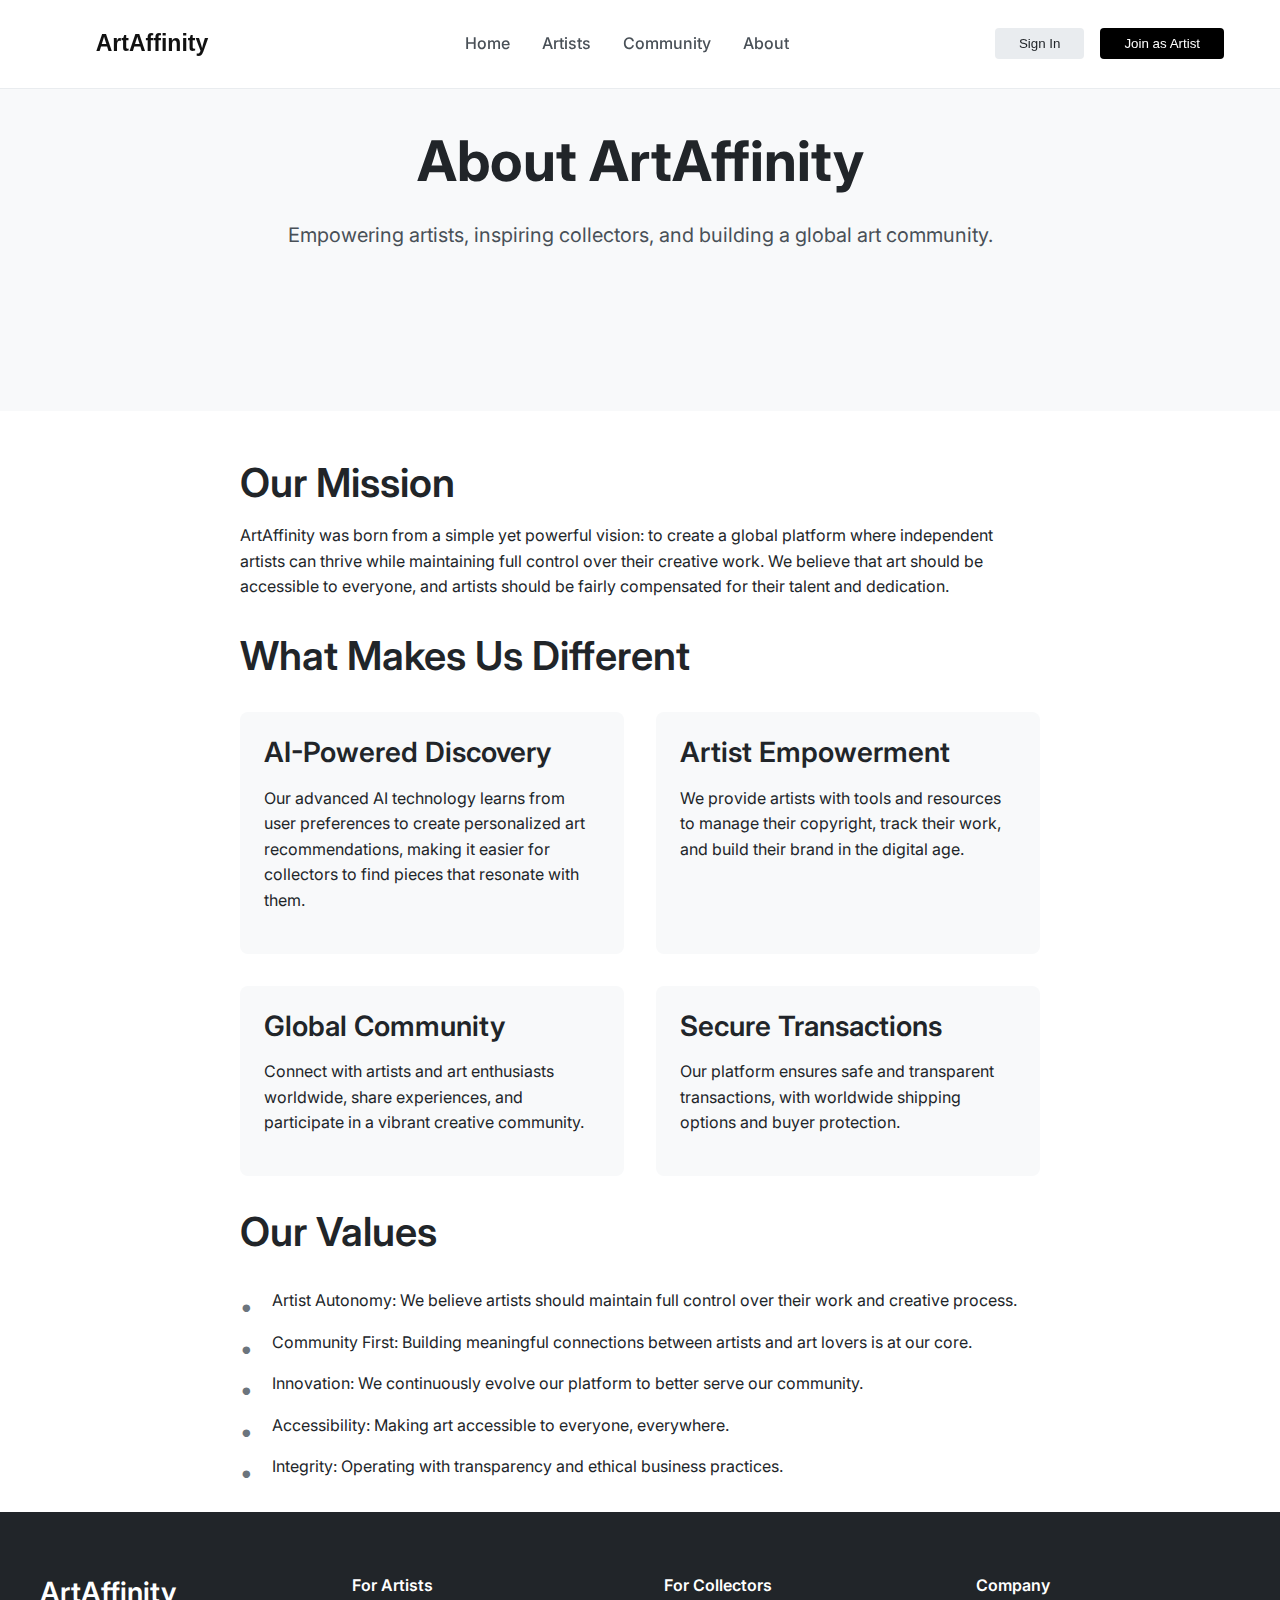
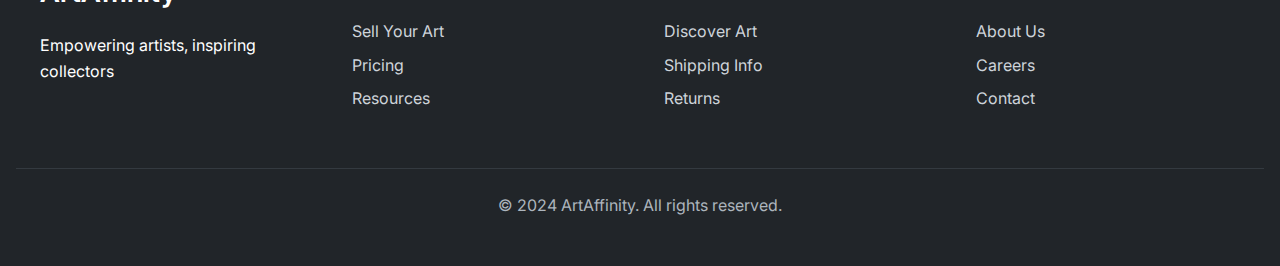
<file: about.html>
<!DOCTYPE html>
<html lang="en">
<head>
    <meta charset="UTF-8">
    <meta name="viewport" content="width=device-width, initial-scale=1.0">
    <meta name="description" content="Learn about ArtAffinity - A global marketplace and community platform for independent artists.">
    <title>About | ArtAffinity</title>
    <link rel="stylesheet" href="css/styles.css">
    <link rel="stylesheet" href="https://fonts.googleapis.com/css2?family=Inter:wght@300;400;500;600;700&display=swap">
</head>
<body>
    <header class="main-header">
        <nav class="nav-container">
            <div class="product-name">
                <img
                  src="ArtAffinity-logo.svg"
                  alt="ArtAffinity Logo SVG"
                  style="height: 48px; background: none; margin-left: 0; margin-right: 12px;"
                />
              </div>
            
            <div class="nav-links">
                <a href="index.html">Home</a>
                <a href="artists.html">Artists</a>
                <a href="community.html">Community</a>
                <a href="about.html">About</a>
            </div>
            <div class="nav-actions">
                <button class="btn-secondary">Sign In</button>
                <button class="btn-primary">Join as Artist</button>
            </div>
        </nav>
    </header>

    <main>
        <section class="hero">
            <div class="hero-content">
                <h1>About ArtAffinity</h1>
                <p>Empowering artists, inspiring collectors, and building a global art community.</p>
            </div>
        </section>

        <section class="container mt-5">
            <div class="about-content">
                <h2>Our Mission</h2>
                <p>ArtAffinity was born from a simple yet powerful vision: to create a global platform where independent artists can thrive while maintaining full control over their creative work. We believe that art should be accessible to everyone, and artists should be fairly compensated for their talent and dedication.</p>

                <h2 class="mt-4">What Makes Us Different</h2>
                <div class="features-grid">
                    <div class="feature-card">
                        <h3>AI-Powered Discovery</h3>
                        <p>Our advanced AI technology learns from user preferences to create personalized art recommendations, making it easier for collectors to find pieces that resonate with them.</p>
                    </div>
                    <div class="feature-card">
                        <h3>Artist Empowerment</h3>
                        <p>We provide artists with tools and resources to manage their copyright, track their work, and build their brand in the digital age.</p>
                    </div>
                    <div class="feature-card">
                        <h3>Global Community</h3>
                        <p>Connect with artists and art enthusiasts worldwide, share experiences, and participate in a vibrant creative community.</p>
                    </div>
                    <div class="feature-card">
                        <h3>Secure Transactions</h3>
                        <p>Our platform ensures safe and transparent transactions, with worldwide shipping options and buyer protection.</p>
                    </div>
                </div>

                <h2 class="mt-4">Our Values</h2>
                <ul class="values-list">
                    <li>Artist Autonomy: We believe artists should maintain full control over their work and creative process.</li>
                    <li>Community First: Building meaningful connections between artists and art lovers is at our core.</li>
                    <li>Innovation: We continuously evolve our platform to better serve our community.</li>
                    <li>Accessibility: Making art accessible to everyone, everywhere.</li>
                    <li>Integrity: Operating with transparency and ethical business practices.</li>
                </ul>
            </div>
        </section>
    </main>

    <footer class="main-footer">
        <div class="footer-content">
            <div class="footer-section">
                <h3>ArtAffinity</h3>
                <p>Empowering artists, inspiring collectors</p>
            </div>
            <div class="footer-section">
                <h4>For Artists</h4>
                <ul>
                    <li><a href="#sell">Sell Your Art</a></li>
                    <li><a href="#pricing">Pricing</a></li>
                    <li><a href="#resources">Resources</a></li>
                </ul>
            </div>
            <div class="footer-section">
                <h4>For Collectors</h4>
                <ul>
                    <li><a href="#discover">Discover Art</a></li>
                    <li><a href="#shipping">Shipping Info</a></li>
                    <li><a href="#returns">Returns</a></li>
                </ul>
            </div>
            <div class="footer-section">
                <h4>Company</h4>
                <ul>
                    <li><a href="about.html">About Us</a></li>
                    <li><a href="#careers">Careers</a></li>
                    <li><a href="contact.html">Contact</a></li>
                </ul>
            </div>
        </div>
        <div class="footer-bottom">
            <p>&copy; 2024 ArtAffinity. All rights reserved.</p>
        </div>
    </footer>

    <script src="js/main.js"></script>
</body>
</html>
</file>
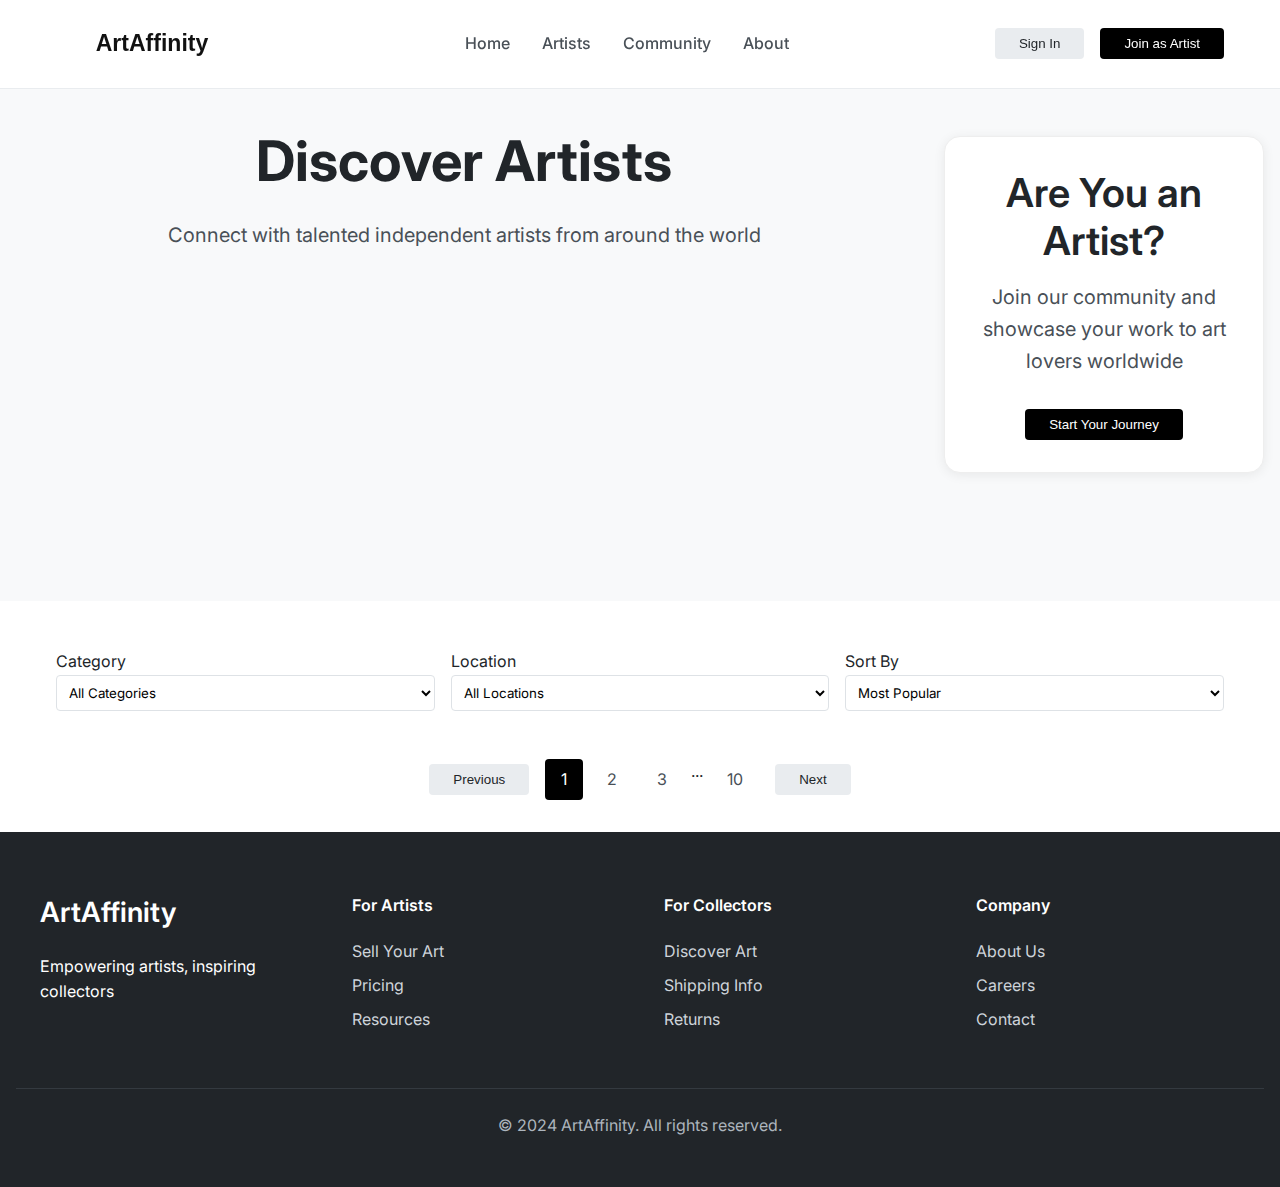
<file: artists.html>
<!DOCTYPE html>
<html lang="en">
<head>
    <meta charset="UTF-8">
    <meta name="viewport" content="width=device-width, initial-scale=1.0">
    <meta name="description" content="Discover talented artists on ArtAffinity - Browse and connect with independent artists from around the world.">
    <title>Artists | ArtAffinity</title>
    <link rel="stylesheet" href="css/styles.css">
    <link rel="stylesheet" href="https://fonts.googleapis.com/css2?family=Inter:wght@300;400;500;600;700&display=swap">
</head>
<body>
    <header class="main-header">
        <nav class="nav-container">
            <div class="product-name">
                <img
                  src="ArtAffinity-logo.svg"
                  alt="ArtAffinity Logo SVG"
                  style="height: 48px; background: none; margin-left: 0; margin-right: 12px;"
                />
              </div>
            
            <div class="nav-links">
                <a href="index.html">Home</a>
                <a href="artists.html">Artists</a>
                <a href="community.html">Community</a>
                <a href="about.html">About</a>
            </div>
            <div class="nav-actions">
                <button class="btn-secondary">Sign In</button>
                <button class="btn-primary">Join as Artist</button>
            </div>
        </nav>
    </header>

    <main>
        <section class="hero">
            <div class="hero-header-row">
                <div class="hero-content">
                    <h1>Discover Artists</h1>
                    <p>Connect with talented independent artists from around the world</p>
                </div>
                <section class="cta-section card-cta">
                    <h2>Are You an Artist?</h2>
                    <p>Join our community and showcase your work to art lovers worldwide</p>
                    <button class="btn-primary">Start Your Journey</button>
                </section>
            </div>
        </section>

        <section class="container mt-5">
            <div class="artists-filters">
                <div class="filter-group">
                    <label for="category">Category</label>
                    <select id="category" class="filter-select">
                        <option value="">All Categories</option>
                        <option value="painting">Painting</option>
                        <option value="photography">Photography</option>
                        <option value="digital">Digital Art</option>
                        <option value="sculpture">Sculpture</option>
                    </select>
                </div>
                <div class="filter-group">
                    <label for="location">Location</label>
                    <select id="location" class="filter-select">
                        <option value="">All Locations</option>
                        <option value="north-america">North America</option>
                        <option value="europe">Europe</option>
                        <option value="asia">Asia</option>
                        <option value="australia">Australia</option>
                    </select>
                </div>
                <div class="filter-group">
                    <label for="sort">Sort By</label>
                    <select id="sort" class="filter-select">
                        <option value="popular">Most Popular</option>
                        <option value="recent">Recently Added</option>
                        <option value="name">Name</option>
                    </select>
                </div>
            </div>

            <div class="artists-grid">
                <!-- Artist cards will be dynamically populated -->
            </div>

            <div class="pagination">
                <button class="btn-secondary">Previous</button>
                <span class="page-numbers">
                    <a href="#" class="active">1</a>
                    <a href="#">2</a>
                    <a href="#">3</a>
                    <span>...</span>
                    <a href="#">10</a>
                </span>
                <button class="btn-secondary">Next</button>
            </div>
        </section>

       
    </main>

    <footer class="main-footer">
        <div class="footer-content">
            <div class="footer-section">
                <h3>ArtAffinity</h3>
                <p>Empowering artists, inspiring collectors</p>
            </div>
            <div class="footer-section">
                <h4>For Artists</h4>
                <ul>
                    <li><a href="#sell">Sell Your Art</a></li>
                    <li><a href="#pricing">Pricing</a></li>
                    <li><a href="#resources">Resources</a></li>
                </ul>
            </div>
            <div class="footer-section">
                <h4>For Collectors</h4>
                <ul>
                    <li><a href="#discover">Discover Art</a></li>
                    <li><a href="#shipping">Shipping Info</a></li>
                    <li><a href="#returns">Returns</a></li>
                </ul>
            </div>
            <div class="footer-section">
                <h4>Company</h4>
                <ul>
                    <li><a href="about.html">About Us</a></li>
                    <li><a href="#careers">Careers</a></li>
                    <li><a href="contact.html">Contact</a></li>
                </ul>
            </div>
        </div>
        <div class="footer-bottom">
            <p>&copy; 2024 ArtAffinity. All rights reserved.</p>
        </div>
    </footer>

    <script src="js/main.js"></script>
</body>
</html>
</file>
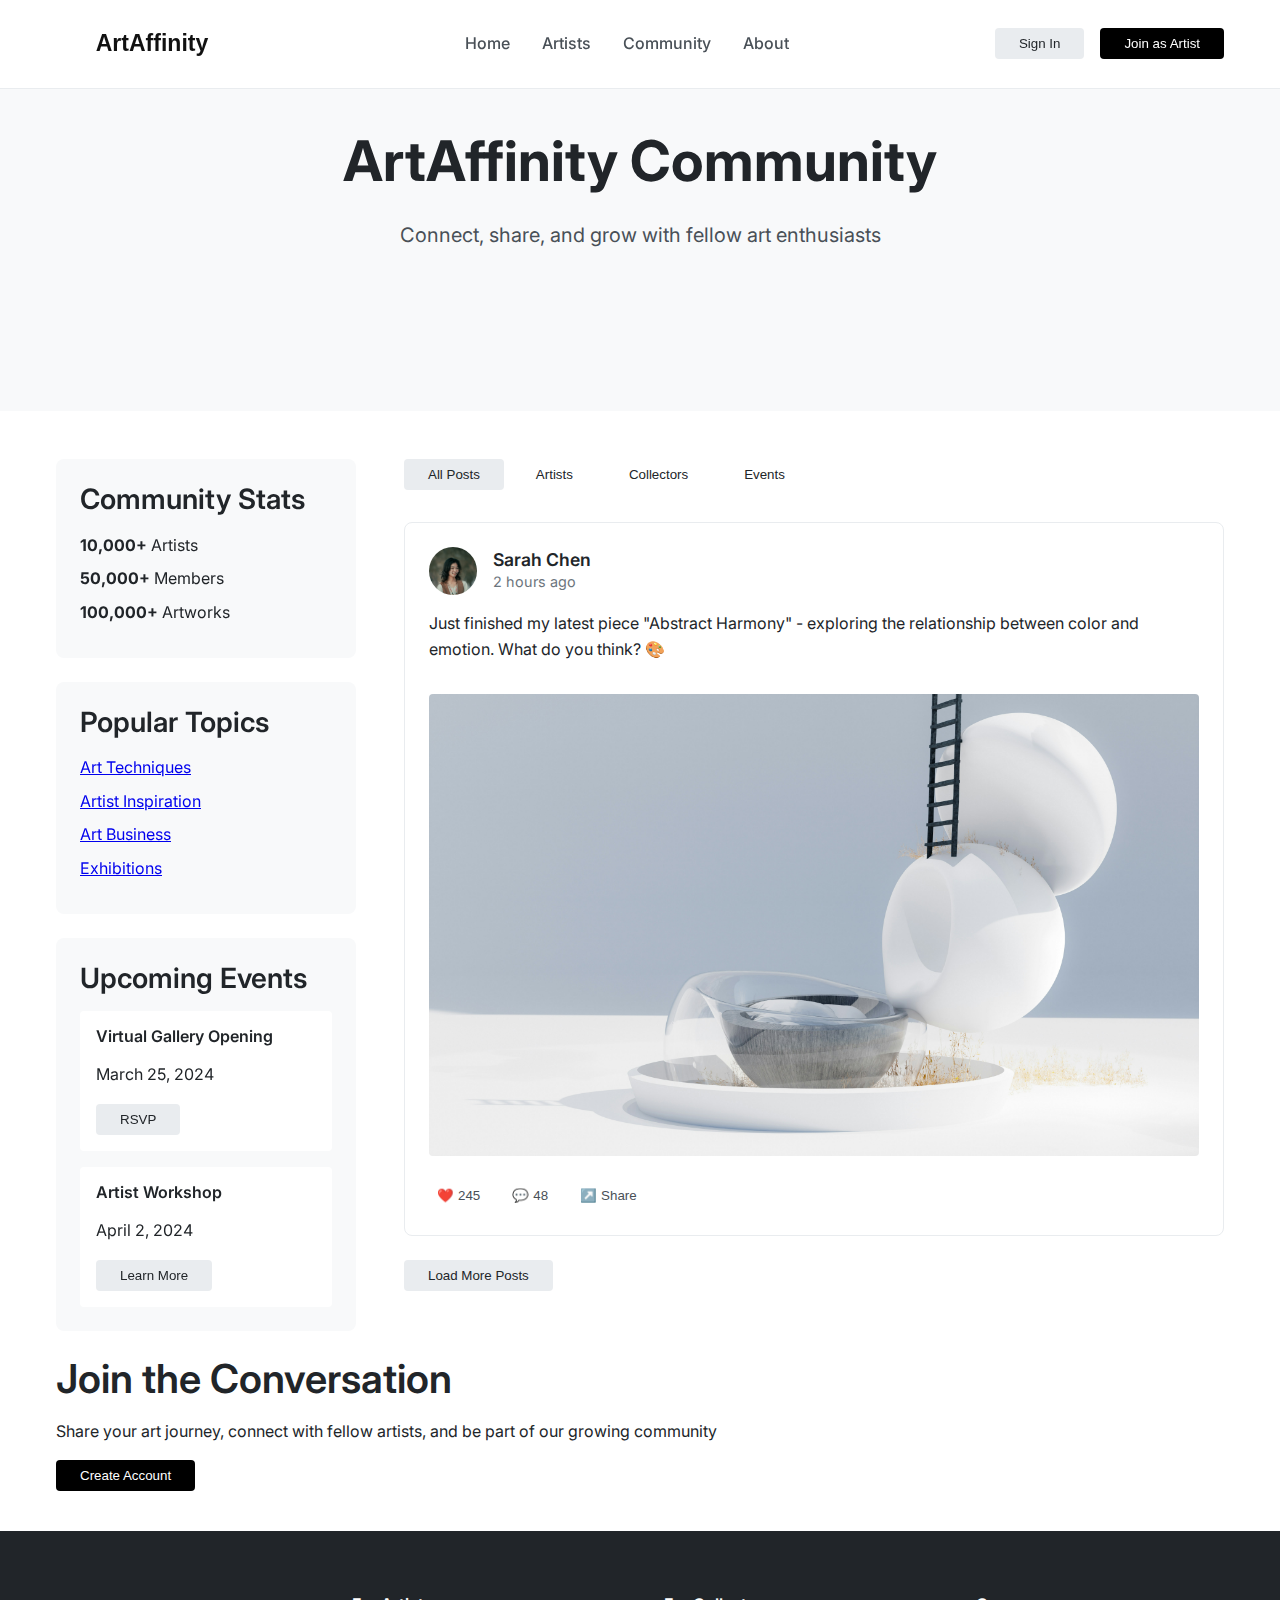
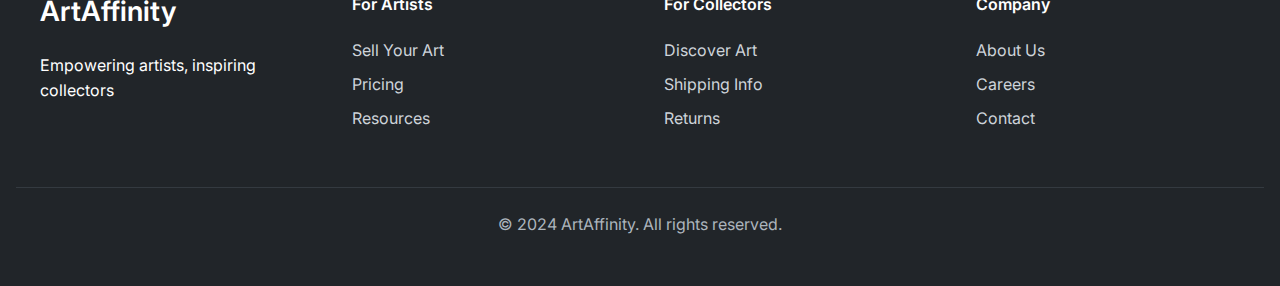
<file: community.html>
<!DOCTYPE html>
<html lang="en">
<head>
    <meta charset="UTF-8">
    <meta name="viewport" content="width=device-width, initial-scale=1.0">
    <meta name="description" content="Join the ArtAffinity community - Connect with artists, share experiences, and discover the stories behind the art.">
    <title>Community | ArtAffinity</title>
    <link rel="stylesheet" href="css/styles.css">
    <link rel="stylesheet" href="https://fonts.googleapis.com/css2?family=Inter:wght@300;400;500;600;700&display=swap">
</head>
<body>
    <header class="main-header">
        <nav class="nav-container">
            <div class="product-name">
                <img
                  src="ArtAffinity-logo.svg"
                  alt="ArtAffinity Logo SVG"
                  style="height: 48px; background: none; margin-left: 0; margin-right: 12px;"
                />
              </div>
           
            <div class="nav-links">
                <a href="index.html">Home</a>
                <a href="artists.html">Artists</a>
                <a href="community.html">Community</a>
                <a href="about.html">About</a>
            </div>
            <div class="nav-actions">
                <button class="btn-secondary">Sign In</button>
                <button class="btn-primary">Join as Artist</button>
            </div>
        </nav>
    </header>

    <main>
        <section class="hero">
            <div class="hero-content">
                <h1>ArtAffinity Community</h1>
                <p>Connect, share, and grow with fellow art enthusiasts</p>
            </div>
        </section>

        <section class="container mt-5">
            <div class="community-layout">
                <aside class="community-sidebar">
                    <div class="sidebar-section">
                        <h3>Community Stats</h3>
                        <ul class="stats-list">
                            <li><strong>10,000+</strong> Artists</li>
                            <li><strong>50,000+</strong> Members</li>
                            <li><strong>100,000+</strong> Artworks</li>
                        </ul>
                    </div>
                    <div class="sidebar-section">
                        <h3>Popular Topics</h3>
                        <ul class="topics-list">
                            <li><a href="#techniques">Art Techniques</a></li>
                            <li><a href="#inspiration">Artist Inspiration</a></li>
                            <li><a href="#business">Art Business</a></li>
                            <li><a href="#exhibitions">Exhibitions</a></li>
                        </ul>
                    </div>
                    <div class="sidebar-section">
                        <h3>Upcoming Events</h3>
                        <div class="event-card">
                            <h4>Virtual Gallery Opening</h4>
                            <p>March 25, 2024</p>
                            <button class="btn-secondary">RSVP</button>
                        </div>
                        <div class="event-card">
                            <h4>Artist Workshop</h4>
                            <p>April 2, 2024</p>
                            <button class="btn-secondary">Learn More</button>
                        </div>
                    </div>
                </aside>

                <div class="community-feed">
                    <div class="feed-filters">
                        <button class="btn-secondary active">All Posts</button>
                        <button class="btn-secondary">Artists</button>
                        <button class="btn-secondary">Collectors</button>
                        <button class="btn-secondary">Events</button>
                    </div>

                    <div class="post-feed">
                        <!-- Sample post -->
                        <article class="post-card">
                            <div class="post-header">
                                <img src="assets/Sarah Chen.jpg" alt="Sarah Chen" class="post-author-avatar">
                                <div class="post-meta">
                                    <h3>Sarah Chen</h3>
                                    <p class="post-time">2 hours ago</p>
                                </div>
                            </div>
                            <div class="post-content">
                                <p>Just finished my latest piece "Abstract Harmony" - exploring the relationship between color and emotion. What do you think? 🎨</p>
                                <img src="assets/Abstract Harmony.jpg" alt="Abstract Harmony" class="post-image">
                            </div>
                            <div class="post-actions">
                                <button class="btn-icon"><span>❤️</span> 245</button>
                                <button class="btn-icon"><span>💬</span> 48</button>
                                <button class="btn-icon"><span>↗️</span> Share</button>
                            </div>
                        </article>

                        <!-- More posts will be dynamically loaded -->
                    </div>

                    <div class="load-more">
                        <button class="btn-secondary">Load More Posts</button>
                    </div>
                </div>
            </div>
        </section>

        <section class="cta-section cta-bottom-space">
            <div class="container">
                <h2>Join the Conversation</h2>
                <p>Share your art journey, connect with fellow artists, and be part of our growing community</p>
                <button class="btn-primary">Create Account</button>
            </div>
        </section>
    </main>

    <footer class="main-footer">
        <div class="footer-content">
            <div class="footer-section">
                <h3>ArtAffinity</h3>
                <p>Empowering artists, inspiring collectors</p>
            </div>
            <div class="footer-section">
                <h4>For Artists</h4>
                <ul>
                    <li><a href="#sell">Sell Your Art</a></li>
                    <li><a href="#pricing">Pricing</a></li>
                    <li><a href="#resources">Resources</a></li>
                </ul>
            </div>
            <div class="footer-section">
                <h4>For Collectors</h4>
                <ul>
                    <li><a href="#discover">Discover Art</a></li>
                    <li><a href="#shipping">Shipping Info</a></li>
                    <li><a href="#returns">Returns</a></li>
                </ul>
            </div>
            <div class="footer-section">
                <h4>Company</h4>
                <ul>
                    <li><a href="about.html">About Us</a></li>
                    <li><a href="#careers">Careers</a></li>
                    <li><a href="contact.html">Contact</a></li>
                </ul>
            </div>
        </div>
        <div class="footer-bottom">
            <p>&copy; 2024 ArtAffinity. All rights reserved.</p>
        </div>
    </footer>

    <script src="js/main.js"></script>
</body>
</html>
</file>
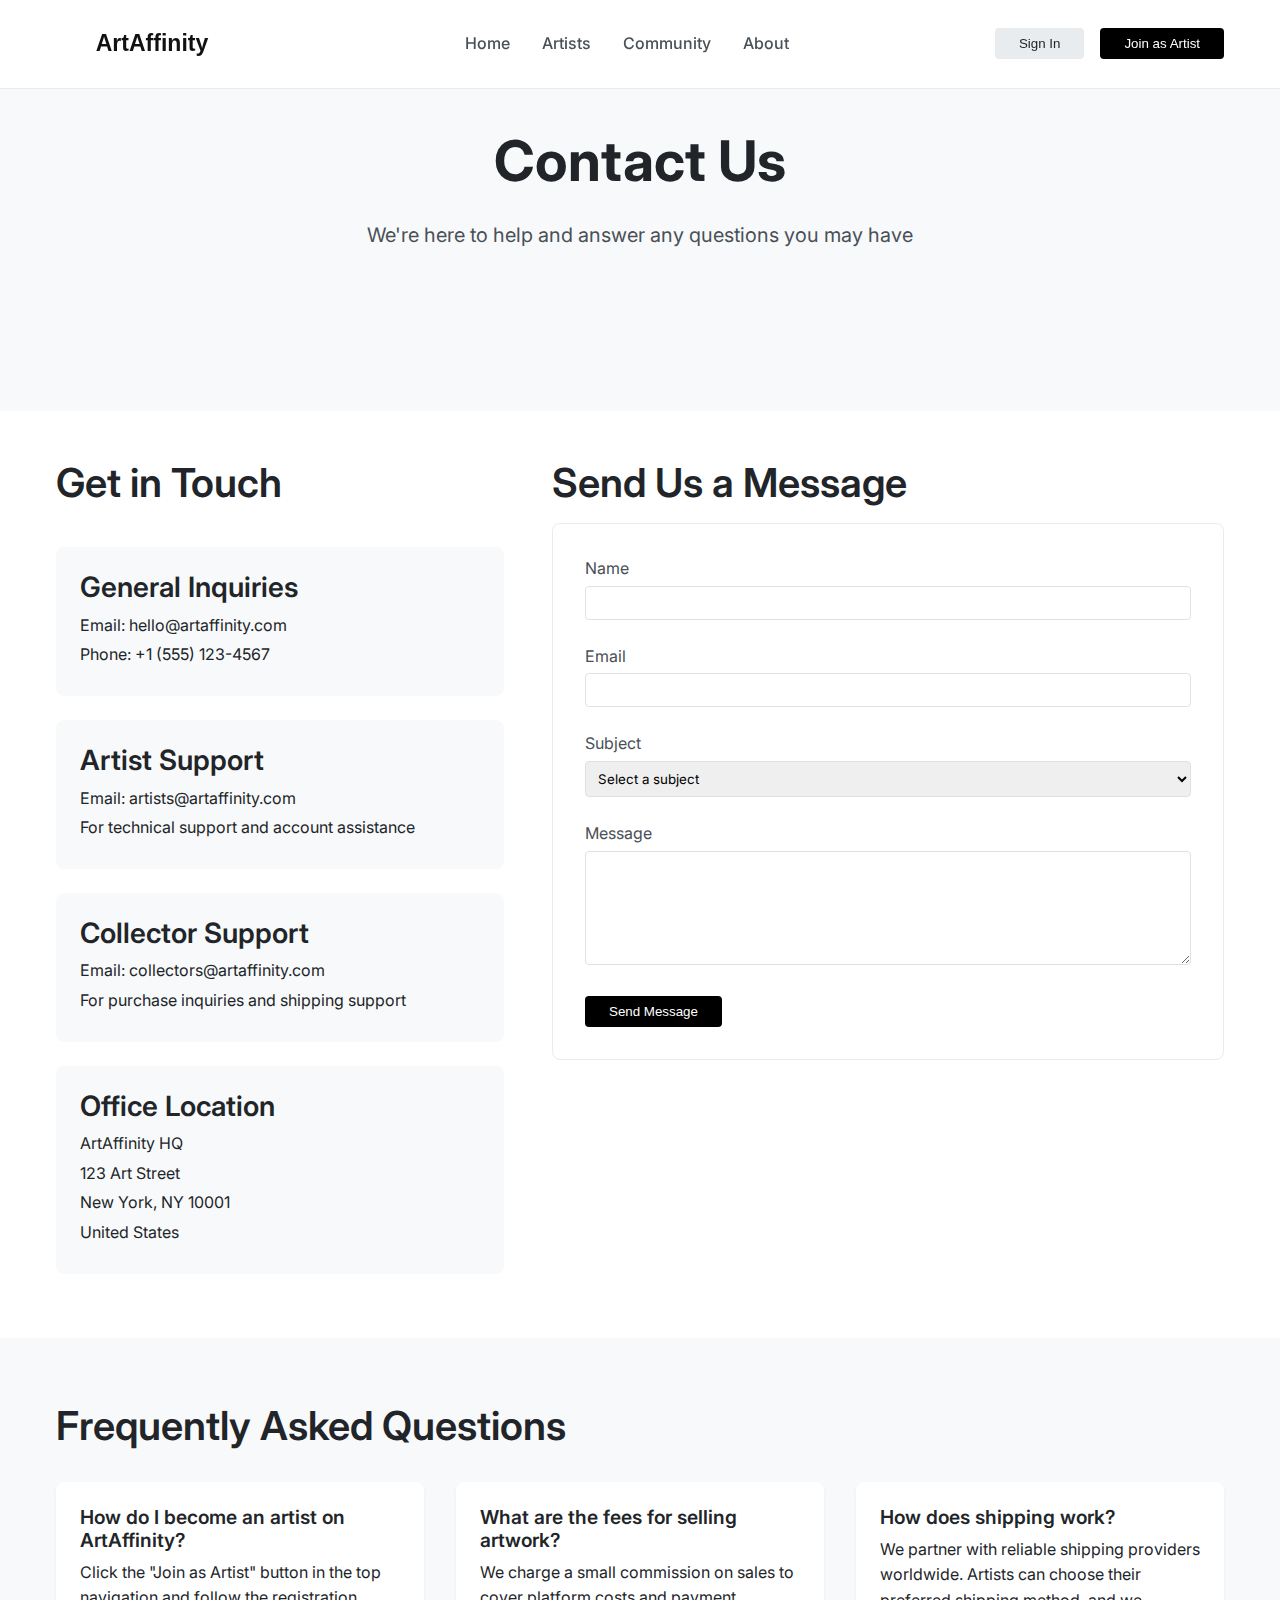
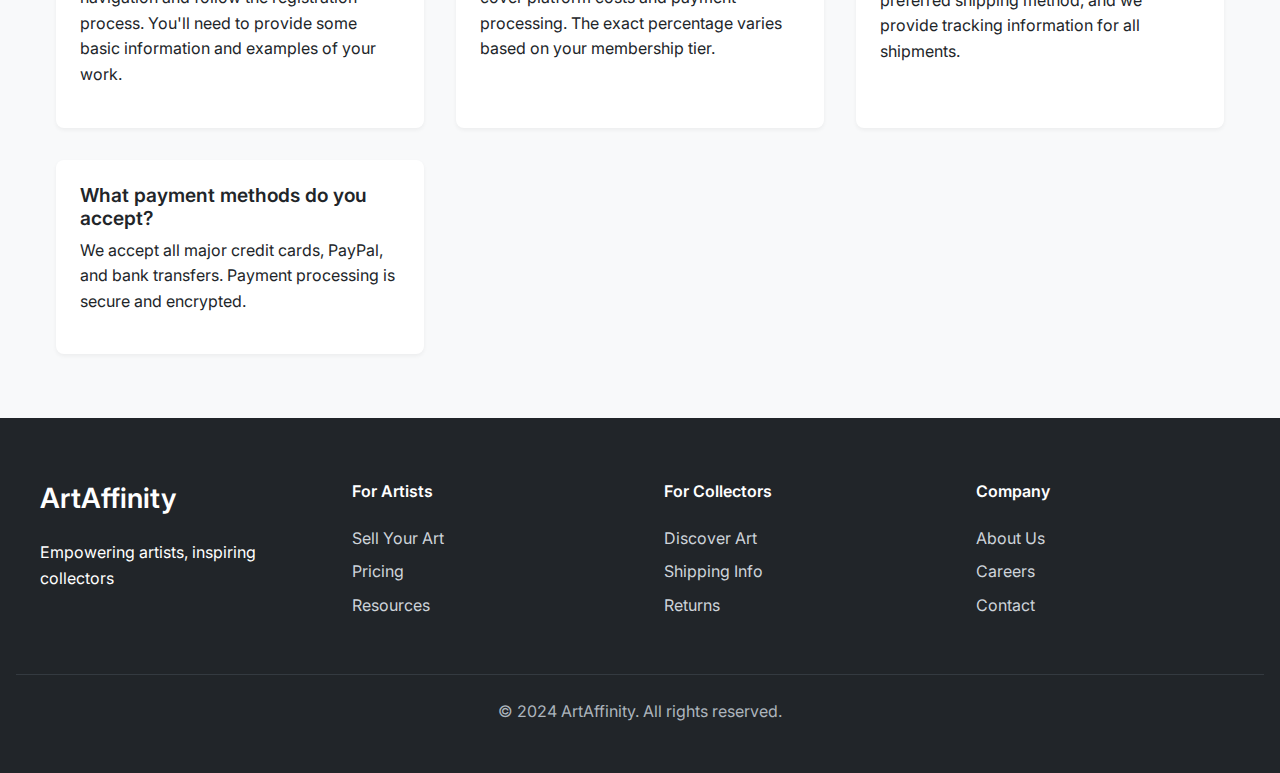
<file: contact.html>
<!DOCTYPE html>
<html lang="en">
<head>
    <meta charset="UTF-8">
    <meta name="viewport" content="width=device-width, initial-scale=1.0">
    <meta name="description" content="Contact ArtAffinity - Get in touch with our team for support, partnerships, or general inquiries.">
    <title>Contact | ArtAffinity</title>
    <link rel="stylesheet" href="css/styles.css">
    <link rel="stylesheet" href="https://fonts.googleapis.com/css2?family=Inter:wght@300;400;500;600;700&display=swap">
</head>
<body>
    <header class="main-header">
        <nav class="nav-container">
            <div class="product-name">
                <img
                  src="ArtAffinity-logo.svg"
                  alt="ArtAffinity Logo SVG"
                  style="height: 48px; background: none; margin-left: 0; margin-right: 12px;"
                />
              </div>
            <div class="nav-links">
                <a href="index.html">Home</a>
                <a href="artists.html">Artists</a>
                <a href="community.html">Community</a>
                <a href="about.html">About</a>
            </div>
            <div class="nav-actions">
                <button class="btn-secondary">Sign In</button>
                <button class="btn-primary">Join as Artist</button>
            </div>
        </nav>
    </header>

    <main>
        <section class="hero">
            <div class="hero-content">
                <h1>Contact Us</h1>
                <p>We're here to help and answer any questions you may have</p>
            </div>
        </section>

        <section class="container mt-5">
            <div class="contact-layout">
                <div class="contact-info">
                    <h2>Get in Touch</h2>
                    <div class="info-card">
                        <h3>General Inquiries</h3>
                        <p>Email: <a href="mailto:hello@artaffinity.com">hello@artaffinity.com</a></p>
                        <p>Phone: +1 (555) 123-4567</p>
                    </div>
                    <div class="info-card">
                        <h3>Artist Support</h3>
                        <p>Email: <a href="mailto:artists@artaffinity.com">artists@artaffinity.com</a></p>
                        <p>For technical support and account assistance</p>
                    </div>
                    <div class="info-card">
                        <h3>Collector Support</h3>
                        <p>Email: <a href="mailto:collectors@artaffinity.com">collectors@artaffinity.com</a></p>
                        <p>For purchase inquiries and shipping support</p>
                    </div>
                    <div class="info-card">
                        <h3>Office Location</h3>
                        <p>ArtAffinity HQ</p>
                        <p>123 Art Street</p>
                        <p>New York, NY 10001</p>
                        <p>United States</p>
                    </div>
                </div>

                <div class="contact-form">
                    <h2>Send Us a Message</h2>
                    <form id="contactForm" class="form">
                        <div class="form-group">
                            <label for="name">Name</label>
                            <input type="text" id="name" name="name" required>
                        </div>
                        <div class="form-group">
                            <label for="email">Email</label>
                            <input type="email" id="email" name="email" required>
                        </div>
                        <div class="form-group">
                            <label for="subject">Subject</label>
                            <select id="subject" name="subject" required>
                                <option value="">Select a subject</option>
                                <option value="general">General Inquiry</option>
                                <option value="artist">Artist Support</option>
                                <option value="collector">Collector Support</option>
                                <option value="technical">Technical Support</option>
                                <option value="partnership">Partnership Opportunity</option>
                            </select>
                        </div>
                        <div class="form-group">
                            <label for="message">Message</label>
                            <textarea id="message" name="message" rows="6" required></textarea>
                        </div>
                        <button type="submit" class="btn-primary">Send Message</button>
                    </form>
                </div>
            </div>
        </section>

        <section class="faq-section">
            <div class="container">
                <h2>Frequently Asked Questions</h2>
                <div class="faq-grid">
                    <div class="faq-item">
                        <h3>How do I become an artist on ArtAffinity?</h3>
                        <p>Click the "Join as Artist" button in the top navigation and follow the registration process. You'll need to provide some basic information and examples of your work.</p>
                    </div>
                    <div class="faq-item">
                        <h3>What are the fees for selling artwork?</h3>
                        <p>We charge a small commission on sales to cover platform costs and payment processing. The exact percentage varies based on your membership tier.</p>
                    </div>
                    <div class="faq-item">
                        <h3>How does shipping work?</h3>
                        <p>We partner with reliable shipping providers worldwide. Artists can choose their preferred shipping method, and we provide tracking information for all shipments.</p>
                    </div>
                    <div class="faq-item">
                        <h3>What payment methods do you accept?</h3>
                        <p>We accept all major credit cards, PayPal, and bank transfers. Payment processing is secure and encrypted.</p>
                    </div>
                </div>
            </div>
        </section>
    </main>

    <footer class="main-footer">
        <div class="footer-content">
            <div class="footer-section">
                <h3>ArtAffinity</h3>
                <p>Empowering artists, inspiring collectors</p>
            </div>
            <div class="footer-section">
                <h4>For Artists</h4>
                <ul>
                    <li><a href="#sell">Sell Your Art</a></li>
                    <li><a href="#pricing">Pricing</a></li>
                    <li><a href="#resources">Resources</a></li>
                </ul>
            </div>
            <div class="footer-section">
                <h4>For Collectors</h4>
                <ul>
                    <li><a href="#discover">Discover Art</a></li>
                    <li><a href="#shipping">Shipping Info</a></li>
                    <li><a href="#returns">Returns</a></li>
                </ul>
            </div>
            <div class="footer-section">
                <h4>Company</h4>
                <ul>
                    <li><a href="about.html">About Us</a></li>
                    <li><a href="#careers">Careers</a></li>
                    <li><a href="contact.html">Contact</a></li>
                </ul>
            </div>
        </div>
        <div class="footer-bottom">
            <p>&copy; 2024 ArtAffinity. All rights reserved.</p>
        </div>
    </footer>

    <script src="js/main.js"></script>
</body>
</html>
</file>
<file: css/styles.css>
/* Base Styles and Variables */
:root {
    /* Color Palette */
    --color-black: #000000;
    --color-white: #ffffff;
    --color-gray-100: #f8f9fa;
    --color-gray-200: #e9ecef;
    --color-gray-300: #dee2e6;
    --color-gray-400: #ced4da;
    --color-gray-500: #adb5bd;
    --color-gray-600: #6c757d;
    --color-gray-700: #495057;
    --color-gray-800: #343a40;
    --color-gray-900: #212529;

    /* Typography */
    --font-primary: 'Inter', -apple-system, BlinkMacSystemFont, 'Segoe UI', Roboto, sans-serif;
    
    /* Spacing */
    --spacing-xs: 0.25rem;
    --spacing-sm: 0.5rem;
    --spacing-md: 1rem;
    --spacing-lg: 1.5rem;
    --spacing-xl: 2rem;
    --spacing-2xl: 3rem;
    --spacing-3xl: 4rem;

    /* Container */
    --container-max-width: 1200px;
    --container-padding: var(--spacing-md);
}

/* Reset and Base Styles */
* {
    margin: 0;
    padding: 0;
    box-sizing: border-box;
}

body {
    font-family: var(--font-primary);
    line-height: 1.6;
    color: var(--color-gray-900);
    background-color: var(--color-white);
}

/* Typography */
h1, h2, h3, h4, h5, h6 {
    font-weight: 600;
    line-height: 1.2;
    margin-bottom: var(--spacing-md);
}

h1 {
    font-size: 3.5rem;
    font-weight: 700;
}

h2 {
    font-size: 2.5rem;
}

h3 {
    font-size: 1.75rem;
}

p {
    margin-bottom: var(--spacing-md);
}

/* Layout */
.container {
    max-width: var(--container-max-width);
    margin: 0 auto;
    padding: 0 var(--container-padding);
}

/* Header and Navigation */
.main-header {
    position: fixed;
    top: 0;
    left: 0;
    right: 0;
    background-color: rgba(255, 255, 255, 0.98);
    backdrop-filter: blur(10px);
    z-index: 1000;
    border-bottom: 1px solid var(--color-gray-200);
}

.nav-container {
    display: flex;
    justify-content: space-between;
    align-items: center;
    padding: var(--spacing-md) var(--container-padding);
    max-width: var(--container-max-width);
    margin: 0 auto;
}

.logo a {
    font-size: 1.5rem;
    font-weight: 700;
    color: var(--color-black);
    text-decoration: none;
}

.nav-links {
    display: flex;
    gap: var(--spacing-xl);
}

.nav-links a {
    color: var(--color-gray-700);
    text-decoration: none;
    font-weight: 500;
    transition: color 0.2s ease;
}

.nav-links a:hover {
    color: var(--color-black);
}

.nav-actions {
    display: flex;
    gap: var(--spacing-md);
}

/* Buttons */
.btn-primary, .btn-secondary {
    padding: var(--spacing-sm) var(--spacing-lg);
    border-radius: 4px;
    font-weight: 500;
    cursor: pointer;
    transition: all 0.2s ease;
    border: none;
}

.btn-primary {
    background-color: var(--color-black);
    color: var(--color-white);
}

.btn-primary:hover {
    background-color: var(--color-gray-800);
}

.btn-secondary {
    background-color: var(--color-gray-200);
    color: var(--color-gray-900);
}

.btn-secondary:hover {
    background-color: var(--color-gray-300);
}

/* Hero Section */
.hero {
    padding: calc(var(--spacing-3xl) * 2) var(--container-padding);
    background-color: var(--color-gray-100);
    text-align: center;
}

.hero-content {
    max-width: 800px;
    margin: 0 auto;
}

.hero h1 {
    margin-bottom: var(--spacing-lg);
}

.hero p {
    font-size: 1.25rem;
    color: var(--color-gray-700);
    margin-bottom: var(--spacing-xl);
}

.hero-cta {
    display: flex;
    gap: var(--spacing-md);
    justify-content: center;
}

.hero-header-row {
    display: flex;
    align-items: flex-start;
    gap: 32px;
    justify-content: space-between;
}

.card-cta {
    background: #fff;
    border: 1px solid #eee;
    border-radius: 16px;
    box-shadow: 0 2px 12px rgba(0,0,0,0.07);
    padding: 2rem 1.5rem;
    max-width: 320px;
    min-width: 220px;
    text-align: center;
    margin-top: 0.5rem;
}

/* Featured Artworks Section */
.featured-artworks {
    padding: var(--spacing-3xl) var(--container-padding);
}

.artwork-grid {
    display: grid;
    grid-template-columns: repeat(auto-fill, minmax(300px, 1fr));
    gap: var(--spacing-xl);
    margin-top: var(--spacing-xl);
}

/* Categories Section */
.categories {
    padding: var(--spacing-3xl) var(--container-padding);
    background-color: var(--color-gray-100);
}

.category-grid {
    display: grid;
    grid-template-columns: repeat(auto-fit, minmax(250px, 1fr));
    gap: var(--spacing-xl);
    margin-top: var(--spacing-xl);
}

.category-card {
    position: relative;
    overflow: hidden;
    border-radius: 8px;
    aspect-ratio: 1;
}

.category-card img {
    width: 100%;
    height: 100%;
    object-fit: cover;
    transition: transform 0.3s ease;
}

.category-card:hover img {
    transform: scale(1.05);
}

.category-card h3 {
    position: absolute;
    bottom: 0;
    left: 0;
    right: 0;
    padding: var(--spacing-md);
    background: linear-gradient(transparent, rgba(0, 0, 0, 0.7));
    color: var(--color-white);
    margin: 0;
}

/* Artist Showcase Section */
.artist-showcase {
    padding: var(--spacing-3xl) var(--container-padding);
}

.artist-grid {
    display: grid;
    grid-template-columns: repeat(auto-fill, minmax(250px, 1fr));
    gap: var(--spacing-xl);
    margin-top: var(--spacing-xl);
}

/* Footer */
.main-footer {
    background-color: var(--color-gray-900);
    color: var(--color-white);
    padding: var(--spacing-3xl) var(--container-padding) var(--spacing-xl);
   
}

.footer-content {
    display: grid;
    grid-template-columns: repeat(auto-fit, minmax(200px, 1fr));
    gap: var(--spacing-2xl);
    max-width: var(--container-max-width);
    margin: 0 auto;
}

.footer-section h3, .footer-section h4 {
    color: var(--color-white);
    margin-bottom: var(--spacing-lg);
}

.footer-section ul {
    list-style: none;
}

.footer-section ul li {
    margin-bottom: var(--spacing-sm);
}

.footer-section a {
    color: var(--color-gray-400);
    text-decoration: none;
    transition: color 0.2s ease;
}

.footer-section a:hover {
    color: var(--color-white);
}

.footer-bottom {
    text-align: center;
    margin-top: var(--spacing-2xl);
    padding-top: var(--spacing-lg);
    border-top: 1px solid var(--color-gray-800);
    color: var(--color-gray-500);
    
}

/* Responsive Design */
@media (max-width: 768px) {
    h1 {
        font-size: 2.5rem;
    }

    h2 {
        font-size: 2rem;
    }

    .nav-links {
        display: none;
    }

    .hero {
        padding: calc(var(--spacing-2xl) * 2) var(--container-padding);
    }

    .hero-cta {
        flex-direction: column;
    }

    .footer-content {
        grid-template-columns: 1fr;
        text-align: center;
    }
}

@media (max-width: 900px) {
    .hero-header-row {
        flex-direction: column;
        align-items: stretch;
    }
    .card-cta {
        max-width: 100%;
        margin: 2rem 0 0 0;
    }
}

/* Utility Classes */
.text-center {
    text-align: center;
}

.mt-1 { margin-top: var(--spacing-sm); }
.mt-2 { margin-top: var(--spacing-md); }
.mt-3 { margin-top: var(--spacing-lg); }
.mt-4 { margin-top: var(--spacing-xl); }
.mt-5 { margin-top: var(--spacing-2xl); }

.mb-1 { margin-bottom: var(--spacing-sm); }
.mb-2 { margin-bottom: var(--spacing-md); }
.mb-3 { margin-bottom: var(--spacing-lg); }
.mb-4 { margin-bottom: var(--spacing-xl); }
.mb-5 { margin-bottom: var(--spacing-2xl); }

/* About Page Styles */
.about-content {
    max-width: 800px;
    margin: 0 auto;
}

.features-grid {
    display: grid;
    grid-template-columns: repeat(auto-fit, minmax(300px, 1fr));
    gap: var(--spacing-xl);
    margin: var(--spacing-xl) 0;
}

.feature-card {
    background-color: var(--color-gray-100);
    padding: var(--spacing-lg);
    border-radius: 8px;
    transition: transform 0.2s ease;
}

.feature-card:hover {
    transform: translateY(-4px);
}

.values-list {
    list-style: none;
    margin: var(--spacing-xl) 0;
}

.values-list li {
    margin-bottom: var(--spacing-md);
    padding-left: var(--spacing-xl);
    position: relative;
}

.values-list li::before {
    content: "•";
    position: absolute;
    left: 0;
    color: var(--color-gray-600);
    font-size: 1.5rem;
}

/* Artists Page Styles */
.artists-filters {
    display: flex;
    gap: var(--spacing-md);
    margin-bottom: var(--spacing-xl);
    flex-wrap: wrap;
}

.filter-group {
    flex: 1;
    min-width: 200px;
}

.filter-select {
    width: 100%;
    padding: var(--spacing-sm);
    border: 1px solid var(--color-gray-300);
    border-radius: 4px;
    background-color: var(--color-white);
    font-family: var(--font-primary);
}

.pagination {
    display: flex;
    justify-content: center;
    align-items: center;
    gap: var(--spacing-md);
    margin-top: var(--spacing-2xl);
}

.page-numbers {
    display: flex;
    gap: var(--spacing-sm);
}

.page-numbers a {
    padding: var(--spacing-sm) var(--spacing-md);
    border-radius: 4px;
    color: var(--color-gray-700);
    text-decoration: none;
    transition: all 0.2s ease;
}

.page-numbers a.active {
    background-color: var(--color-black);
    color: var(--color-white);
}

/* Community Page Styles */
.community-layout {
    display: grid;
    grid-template-columns: 300px 1fr;
    gap: var(--spacing-2xl);
}

.community-sidebar {
    position: sticky;
    top: calc(var(--spacing-3xl) * 2);
    height: fit-content;
}

.sidebar-section {
    background-color: var(--color-gray-100);
    padding: var(--spacing-lg);
    border-radius: 8px;
    margin-bottom: var(--spacing-lg);
}

.stats-list, .topics-list {
    list-style: none;
    margin-top: var(--spacing-md);
}

.stats-list li, .topics-list li {
    margin-bottom: var(--spacing-sm);
}

.event-card {
    background-color: var(--color-white);
    padding: var(--spacing-md);
    border-radius: 4px;
    margin-top: var(--spacing-md);
}

.feed-filters {
    display: flex;
    gap: var(--spacing-sm);
    margin-bottom: var(--spacing-xl);
    flex-wrap: wrap;
}

.feed-filters .btn-secondary {
    background-color: transparent;
}

.feed-filters .btn-secondary.active {
    background-color: var(--color-gray-200);
}

.post-card {
    background-color: var(--color-white);
    border: 1px solid var(--color-gray-200);
    border-radius: 8px;
    padding: var(--spacing-lg);
    margin-bottom: var(--spacing-lg);
}

.post-header {
    display: flex;
    align-items: center;
    gap: var(--spacing-md);
    margin-bottom: var(--spacing-md);
}

.post-author-avatar {
    width: 48px;
    height: 48px;
    border-radius: 50%;
    object-fit: cover;
}

.post-meta h3 {
    margin: 0;
    font-size: 1.1rem;
}

.post-time {
    color: var(--color-gray-600);
    font-size: 0.9rem;
    margin: 0;
}

.post-content {
    margin-bottom: var(--spacing-md);
}

.post-image {
    width: 100%;
    border-radius: 4px;
    margin-top: var(--spacing-md);
}

.post-actions {
    display: flex;
    gap: var(--spacing-md);
}

.btn-icon {
    background: none;
    border: none;
    padding: var(--spacing-sm);
    cursor: pointer;
    color: var(--color-gray-700);
    display: flex;
    align-items: center;
    gap: var(--spacing-xs);
}

.btn-icon:hover {
    color: var(--color-black);
}

/* Contact Page Styles */
.contact-layout {
    display: grid;
    grid-template-columns: 1fr 1.5fr;
    gap: var(--spacing-2xl);
}

.contact-info {
    display: grid;
    gap: var(--spacing-lg);
}

.info-card {
    background-color: var(--color-gray-100);
    padding: var(--spacing-lg);
    border-radius: 8px;
}

.info-card h3 {
    margin-bottom: var(--spacing-sm);
}

.info-card p {
    margin-bottom: var(--spacing-xs);
}

.info-card a {
    color: var(--color-gray-900);
    text-decoration: none;
}

.info-card a:hover {
    text-decoration: underline;
}

.form {
    background-color: var(--color-white);
    padding: var(--spacing-xl);
    border-radius: 8px;
    border: 1px solid var(--color-gray-200);
}

.form-group {
    margin-bottom: var(--spacing-lg);
}

.form-group label {
    display: block;
    margin-bottom: var(--spacing-xs);
    color: var(--color-gray-700);
}

.form-group input,
.form-group select,
.form-group textarea {
    width: 100%;
    padding: var(--spacing-sm);
    border: 1px solid var(--color-gray-300);
    border-radius: 4px;
    font-family: var(--font-primary);
}

.form-group textarea {
    resize: vertical;
}

.faq-section {
    background-color: var(--color-gray-100);
    padding: var(--spacing-3xl) 0;
    margin-top: var(--spacing-3xl);
}

.faq-grid {
    display: grid;
    grid-template-columns: repeat(auto-fit, minmax(300px, 1fr));
    gap: var(--spacing-xl);
    margin-top: var(--spacing-xl);
}

.faq-item {
    background-color: var(--color-white);
    padding: var(--spacing-lg);
    border-radius: 8px;
    box-shadow: 0 2px 4px rgba(0, 0, 0, 0.05);
}

.faq-item h3 {
    margin-bottom: var(--spacing-sm);
    font-size: 1.2rem;
}

/* Responsive Design Updates */
@media (max-width: 1024px) {
    .community-layout {
        grid-template-columns: 1fr;
    }

    .community-sidebar {
        position: static;
        margin-bottom: var(--spacing-xl);
    }

    .contact-layout {
        grid-template-columns: 1fr;
    }
}

@media (max-width: 768px) {
    .artists-filters {
        flex-direction: column;
    }

    .filter-group {
        width: 100%;
    }

    .post-actions {
        flex-wrap: wrap;
    }
}

.header-logo {
    height: 60px;
    width: auto;
    display: block;
}

.cta-bottom-space {
    padding-bottom: 2.5rem;
}

.artist-card .artist-image img {
    width: 100%;
    height: 220px;
    object-fit: cover;
    border-radius: 8px;
    display: block;
} 

.artist-card .artist-name {
    font-size: 1.25rem;
    font-weight: 600;
    margin-top: 1rem;
}
.sampleArtworks {
    display: flex;
    flex-wrap: wrap;
    gap: 16px;
}

.artwork-card .artwork-image img {
    width: 100%;
    height: 320px;
    object-fit: cover;
    border-radius: 8px;
    display: block;
}
.pagination{
    margin-bottom: 2rem;
}
</file>
